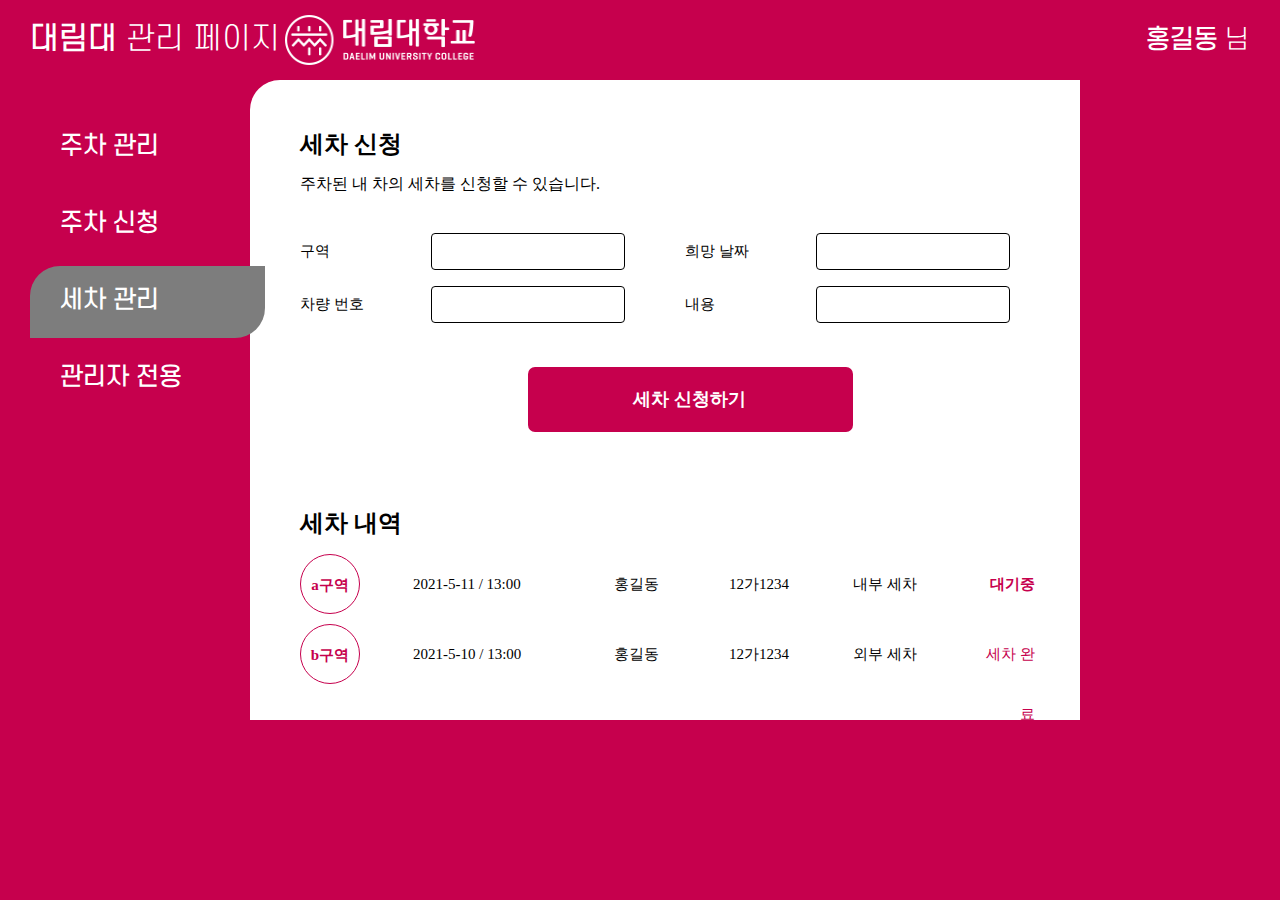
<file: management.html>
<!DOCTYPE html>
<html lang="kr">
  <head>
    <meta charset="UTF-8" />
    <meta http-equiv="X-UA-Compatible" content="IE=edge" />
    <meta name="viewport" content="width=device-width, initial-scale=1.0" />
    <title>Document</title>
    <link href="./public/css/style.css" rel="stylesheet" />
    <link href="./public/css/car-management.css" rel="stylesheet" />
  </head>
  <body>
    <header>
      <div class="title">대림대 <span>관리 페이지</span></div>
      <img src="./public/image/dealim_logo.png" />
      <div class="user">홍길동 <span>님</span></div>
    </header>
    <section class="main">
      <div class="menu">
        <div class="menu-item">
          <a class="inner" href="./index.html"> 주차 관리 </a>
        </div>
        <div class="menu-item">
          <a class="inner" href="./reservation.html"> 주차 신청 </a>
        </div>
        <div class="menu-item">
          <a class="inner active" href="./management.html"> 세차 관리 </a>
        </div>
        <div class="menu-item">
          <a class="inner" href="./restaurant.html"> 관리자 전용 </a>
        </div>
      </div>
      <div class="contents">
        <div class="container">
          <div class="inner-header">
            <h2 class="inner-title">세차 신청</h2>
            <p class="inner-sub">주차된 내 차의 세차를 신청할 수 있습니다.</p>
          </div>
          <div class="inner-input-section">
            <div class="input-items">
              <p>구역</p>
              <input type="text" />
            </div>
            <div class="input-items">
              <p>희망 날짜</p>
              <input type="text" />
            </div>
            <div class="input-items">
              <p>차량 번호</p>
              <input type="text" />
            </div>
            <div class="input-items">
              <p>내용</p>
              <input type="text" />
            </div>
          </div>
          <div class="inner-btn-section">
            <button>세차 신청하기</button>
          </div>

          <div class="inner-log-section">
            <div>
              <h2 class="inner-title">세차 내역</h2>
            </div>

            <div class="inner-log-container">
              <div class="log-items">
                <div><p>a구역</p></div>
                <p class="log-date">2021-5-11 / 13:00</p>
                <p class="log-name">홍길동</p>
                <p class="log-car">12가1234</p>
                <p class="log-type">내부 세차</p>
                <p class="log-state">대기중</p>
              </div>
              <div class="log-items">
                <div><p>b구역</p></div>
                <p class="log-date">2021-5-10 / 13:00</p>
                <p class="log-name">홍길동</p>
                <p class="log-car">12가1234</p>
                <p class="log-type">외부 세차</p>
                <p class="log-state finished">세차 완료</p>
              </div>
            </div>
          </div>
        </div>
      </div>
    </section>
  </body>
</html>
</file>
<file: public/css/style.css>
@font-face {
  font-family: 'S-Core Dream';
  src: url(/public/fonts/SCDream3.otf);
}

@font-face {
  font-family: 'NanumBarunGothic';
  font-style: normal;
  font-weight: 400;
  src: url('//cdn.jsdelivr.net/font-nanumlight/1.0/NanumBarunGothicWeb.eot');
  src: url('//cdn.jsdelivr.net/font-nanumlight/1.0/NanumBarunGothicWeb.eot?#iefix') format('embedded-opentype'), url('//cdn.jsdelivr.net/font-nanumlight/1.0/NanumBarunGothicWeb.woff') format('woff'), url('//cdn.jsdelivr.net/font-nanumlight/1.0/NanumBarunGothicWeb.ttf') format('truetype');
 }

html{
  height: 100%;
}
body{
  height: 100%;
  padding: 0px;
  margin: 0px;
  background: #C6004D;
}

section.main {
  position: relative;
  width: 1080px;
  height: 640px;
}

header {
  width: 100%;
  height: 80px;
  position: relative;
}

header > div.title{
  position: absolute;
  height: 36px;
  left: 30px;
  top: 22px;

  font-family: 'S-Core Dream';
  font-style: normal;
  font-weight: 600;
  font-size: 30px;
  line-height: 36px;

  color: #FFFFFF;
}

header > div.title > span{
  font-weight: 300;
}

header > img{
  position: relative;
  top: 15px;
  left: 285px;
  width: 190px;
  height: 50px;
}

header > div.user{
  position: absolute;
  top: 25px;
  right: 30px;
  width: 104px;
  height: 30px;
  font-family: 'S-Core Dream';
  font-style: normal;
  font-weight: 700;
  font-size: 25px;
  line-height: 30px;

  color: #FFFFFF;
}

header > div.user > span {
  font-weight: 300;
}

section > div.menu {
  position: relative;
  float: left;
  box-sizing: border-box;
  width: 250px;
  height: 640px;
  padding-top: 32px;
  z-index: 1;
}

section > div.menu > div.menu-item {
  width: 250px;
  height: 69px;
  margin-bottom: 8px;
}

section > div.menu > div.menu-item > a.inner {
  box-sizing: border-box;
  display: block;

  text-decoration: none;
  
  width: 235px;
  height: 72px;
  margin-left: 30px;
  padding: 20px 82px 23px 30px;

  font-family: 'S-Core Dream';
  font-style: normal;
  font-weight: 600;
  font-size: 24px;
  color: white;

  border-radius: 30px 0px;
}

a.inner.active {
  background: #7D7D7D;
}

section > div.contents {
  position: relative;
  float: right;
  border-radius: 30px 0px 0px 0px;
  width: 830px;
  height: 640px;
  background: white;
}

div.contents > div.user-name {
  height: 29px;
  margin-left: 50px;
  margin-top: 50px;

  font-family: 'S-Core Dream';
  font-style: normal;
  font-weight: 600;
  font-size: 24px;
  line-height: 29px;

  color: #000000;
}

div.contents > div.user-email {
  width: 329px;
  height: 18px;
  margin-left: 50px;
  margin-top: 16px;

  font-family: 'NanumBarunGothic';
  font-style: normal;
  font-weight: 300;
  font-size: 16px;
  line-height: 18px;

  color: #000000;
}

div.contents > div.card-area {
  margin-top: 45px;
  margin-left: 50px;
}

div.contents > div.card-area > div.card {
  width: 228px;
  height: 408px;
  float: left;
  margin-right: 19px;

  background: #FFCDCD;
  border-radius: 13px;
}

div.contents > div.card-area > div.card > img {
  width: 100px;
  height: 100px;
  margin: 88px 64px 51px;
}

div.contents > div.card-area > div.card > div.card-title {
  margin-left: 21px;
  margin-bottom: 13px;

  font-family: 'S-Core Dream';
  font-style: normal;
  font-weight: 600;
  font-size: 20px;
}

div.contents > div.card-area > div.card > div.card-content {
  margin-left: 21px;
  margin-bottom: 13px;

  font-family: 'NanumBarunGothic';
  font-style: normal;
  font-weight: 400;
  font-size: 15px;
}

div.contents > div.card-area > div.card > div.alert {
  width: 108px;
  height: 29px;
  margin-top: 20px;
  margin-left: 20px;
  
  background: #FFFFFF;
  border-radius: 13px;

  font-family: 'S-Core Dream';
  font-style: normal;
  font-weight: 400;
  font-size: 15px;
  line-height: 29px;

  text-align: center;
}

.red {
  color: red;
}
</file>
<file: public/css/car-management.css>
/* fix box-sizing */
* {
  box-sizing: border-box;
}

/* clear base style */
h1,
h2,
h3,
h4,
p {
  font-style: normal;
  padding: 0;
  margin: 0;
}

.container {
  margin: 50px 0 0 50px;
}

.inner-title {
  color: #000000;
  font-size: 24px;
  font-weight: 600;
  line-height: 29px;
}
.inner-header .inner-sub {
  /* font-family: 'NanumBarunGothic'; */
  margin-top: 16px;

  font-weight: 400;
  font-size: 16px;
  line-height: 18px;
}

.inner-input-section {
  margin-top: 40px;
  display: flex;
  flex-wrap: wrap;
}

.inner-input-section .input-items {
  width: 325px;
  height: 37px;

  display: flex;
  justify-content: space-between;
}
.inner-input-section .input-items:nth-child(2n) {
  margin-left: 60px;
}
.inner-input-section .input-items:nth-child(n + 3) {
  margin-top: 16px;
}

.inner-input-section .input-items p {
  font-weight: 400;
  font-size: 15px;
  line-height: 37px;
}
.inner-input-section .input-items input {
  width: 194px;
  height: 37px;

  border: 1px solid #000000;
  border-radius: 4px;

  padding: 10px 0 10px 16px;

  font-weight: 600;
  font-size: 15px;
  line-height: 17px;
}

.inner-btn-section {
  margin-top: 44px;
  display: flex;
  justify-content: center;
}

.inner-btn-section button {
  width: 325px;
  height: 65px;

  background: #c6004d;

  border-radius: 7px;
  border: none;

  color: #ffffff;
  font-weight: 600;
  font-size: 18px;
  line-height: 21px;
  text-align: center;
}

.inner-log-section {
  margin-top: 77px;
}
.inner-log-section .inner-log-container {
  margin-top: 16px;
}
.inner-log-container .log-items {
  width: 760px;
  height: 60px;
  margin-top: 10px;
  display: flex;
}
.inner-log-container .log-items div {
  width: 60px;
  height: 60px;

  border: 1px solid #c6004d;
  border-radius: 30px;
}
.inner-log-container .log-items div p {
  color: #c6004d;
  text-align: center;
  font-weight: 600;
  font-size: 15px;
  line-height: 60px;
}
.inner-log-container .log-items > p {
  font-weight: 400;
  font-size: 15px;
  line-height: 17px;
  color: #000000;
  line-height: 60px;
}
.inner-log-container .log-items .log-date {
  width: 132px;
  margin-left: 53px;
}
.inner-log-container .log-items .log-name {
  margin-left: 69px;
}
.inner-log-container .log-items .log-car {
  margin-left: 70px;
}
.inner-log-container .log-items .log-type {
  margin-left: 64px;
}
.inner-log-container .log-items .log-state {
  width: 57px;

  margin-left: 61px;

  text-align: end;

  font-style: normal;
  font-weight: 600;
  font-size: 15px;

  text-align: right;

  color: #c6004d;
}

.inner-log-container .log-items .finished {
  font-weight: 400;
}
</file>
